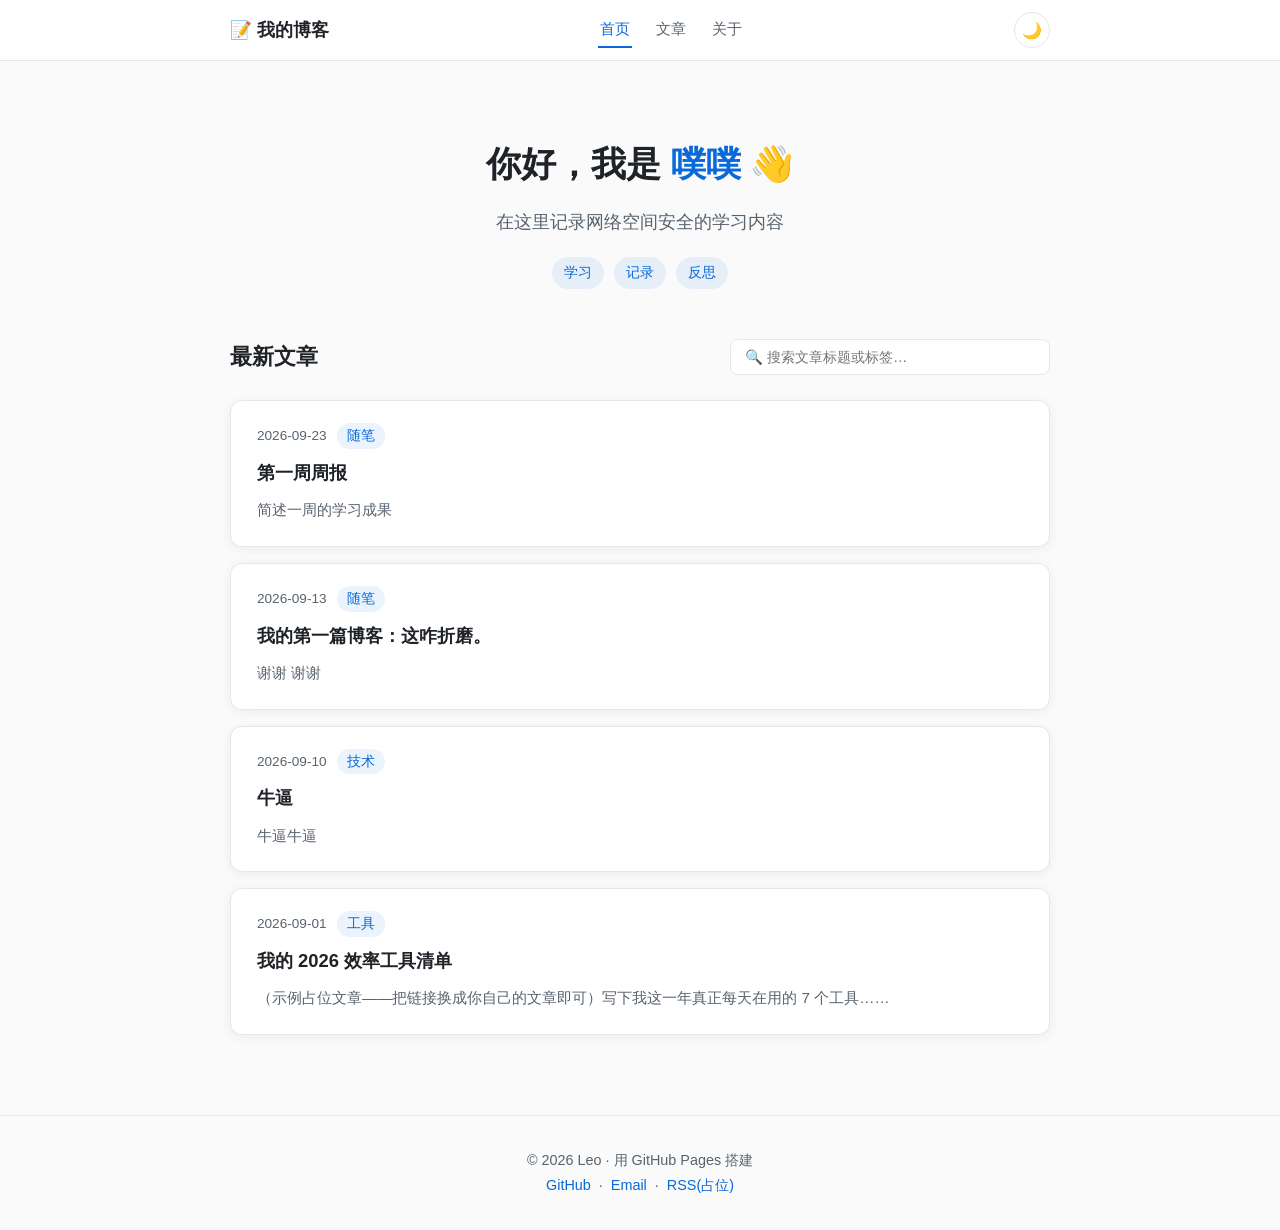
<file: index.html>
<!DOCTYPE html>
<html lang="zh-CN" data-theme="light">
<head>
  <meta charset="UTF-8" />
  <meta name="viewport" content="width=device-width, initial-scale=1.0" />
  <title>我的博客 · 记录与反思</title>
  <meta name="description" content="一个关于技术、生活与思考的个人博客" />
  <link rel="stylesheet" href="css/style.css" />
  <link rel="icon" href="data:image/svg+xml,<svg xmlns='http://www.w3.org/2000/svg' viewBox='0 0 100 100'><text y='.9em' font-size='90'>📝</text></svg>" />
</head>
<body>
  <!-- 顶部导航 -->
  <header class="site-header">
    <div class="container header-inner">
      <a href="index.html" class="logo">📝 我的博客</a>
      <nav class="nav">
        <a href="index.html" class="active">首页</a>
        <a href="posts/hello-world.html">文章</a>
        <a href="about.html">关于</a>
      </nav>
      <button id="theme-toggle" class="theme-toggle" aria-label="切换深色模式">🌙</button>
    </div>
  </header>

  <!-- Hero 区域 -->
  <section class="hero">
    <div class="container">
      <h1>你好，我是 <span class="accent">噗噗</span> 👋</h1>
      <p class="hero-sub">在这里记录网络空间安全的学习内容</p>
      <div class="hero-tags">
        <span class="tag">学习</span>
        <span class="tag">记录</span>
        <span class="tag">反思</span>
      </div>
    </div>
  </section>

  <!-- 文章列表 -->
  <main class="container main-content">
    <div class="section-head">
      <h2>最新文章</h2>
      <input id="search-input" type="search" placeholder="🔍 搜索文章标题或标签…" />
    </div>

    <div id="post-list" class="post-list">

     <article class="post-card" data-title="first_week" data-tags="随笔 博客">
        <a href="posts/first_week.html">
          <div class="post-meta"><time>2026-09-23</time><span class="tag-sm">随笔</span></div>
          <h3>第一周周报</h3>
          <p>简述一周的学习成果</p>
        </a>
      </article>
   
     <article class="post-card" data-title="我的第一篇博客：为什么开始写作" data-tags="随笔 博客">
        <a href="posts/hello-world.html">
          <div class="post-meta"><time>2026-09-13</time><span class="tag-sm">随笔</span></div>
          <h3>我的第一篇博客：这咋折磨。</h3>
          <p>谢谢 谢谢</p>
        </a>
      </article>
  
      <article class="post-card" data-title="Git 入门：程序员的第一课" data-tags="技术 Git">
        <a href="posts/git-basics.html">
          <div class="post-meta"><time>2026-09-10</time><span class="tag-sm">技术</span></div>
          <h3>牛逼</h3>
          <p>牛逼牛逼</p>
        </a>
      </article>

      <article class="post-card" data-title="我的 2026 效率工具清单" data-tags="工具 效率">
        <a href="#" class="placeholder">
          <div class="post-meta"><time>2026-09-01</time><span class="tag-sm">工具</span></div>
          <h3>我的 2026 效率工具清单</h3>
          <p>（示例占位文章——把链接换成你自己的文章即可）写下我这一年真正每天在用的 7 个工具……</p>
        </a>
      </article>

    </div>
    <p id="no-result" class="no-result" hidden>没有找到匹配的文章 🙈</p>
  </main>

  <footer class="site-footer">
    <div class="container">
      <p>© 2026 Leo · 用 <a href="https://pages.github.com" target="_blank" rel="noopener">GitHub Pages</a> 搭建</p>
      <p class="footer-links">
        <a href="https://github.com/你的用户名" target="_blank" rel="noopener">GitHub</a> ·
        <a href="mailto:you@example.com">Email</a> ·
        <a href="index.html">RSS(占位)</a>
      </p>
    </div>
  </footer>

  <script src="js/main.js"></script>
</body>
</html>
</file>
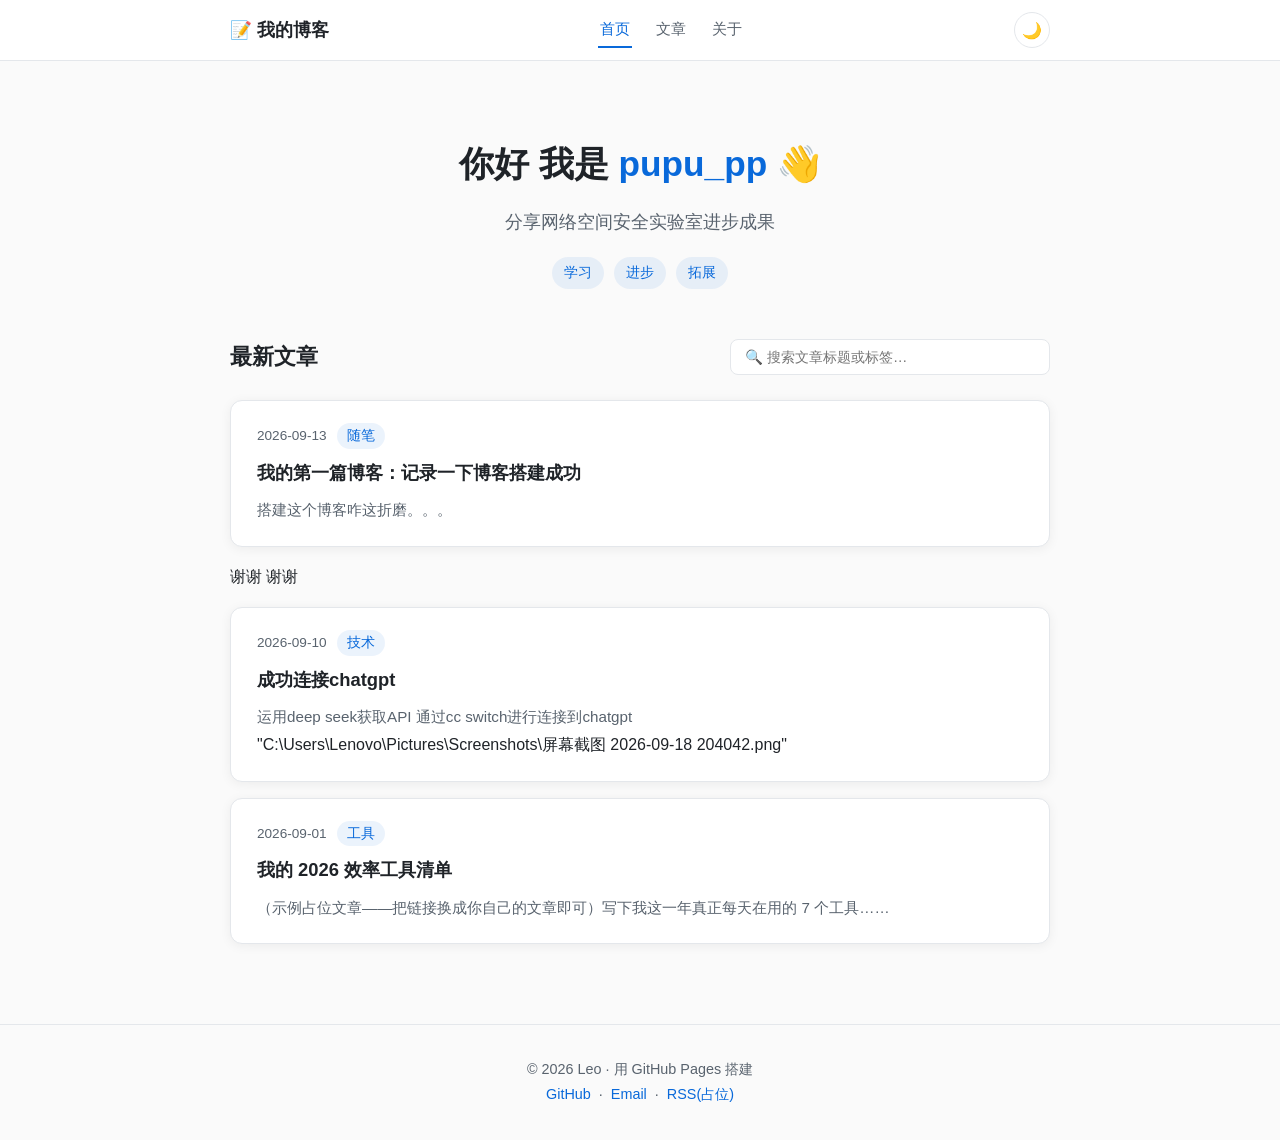
<file: my-blog/index.html>
<!DOCTYPE html>
<html lang="zh-CN" data-theme="light">
<head>
  <meta charset="UTF-8" />
  <meta name="viewport" content="width=device-width, initial-scale=1.0" />
  <title>我的博客</title>
  <meta name="description" content="一个关于技术、生活与思考的个人博客" />
  <link rel="stylesheet" href="css/style.css" />
  <link rel="icon" href="data:image/svg+xml,<svg xmlns='http://www.w3.org/2000/svg' viewBox='0 0 100 100'><text y='.9em' font-size='90'>📝</text></svg>" />
</head>
<body>
  <!-- 顶部导航 -->
  <header class="site-header">
    <div class="container header-inner">
      <a href="index.html" class="logo">📝 我的博客</a>
      <nav class="nav">
        <a href="index.html" class="active">首页</a>
        <a href="posts/hello-world.html">文章</a>
        <a href="about.html">关于</a>
      </nav>
      <button id="theme-toggle" class="theme-toggle" aria-label="切换深色模式">🌙</button>
    </div>
  </header>

  <!-- Hero 区域 -->
  <section class="hero">
    <div class="container">
      <h1>你好 我是 <span class="accent">pupu_pp</span> 👋</h1>
      <p class="hero-sub">分享网络空间安全实验室进步成果</p>
      <div class="hero-tags">
        <span class="tag">学习</span>
        <span class="tag">进步</span>
        <span class="tag">拓展</span>
      </div>
    </div>
  </section>

  <!-- 文章列表 -->
  <main class="container main-content">
    <div class="section-head">
      <h2>最新文章</h2>
      <input id="search-input" type="search" placeholder="🔍 搜索文章标题或标签…" />
    </div>

    <div id="post-list" class="post-list">

      <article class="post-card" data-title="我的第一篇博客：为什么开始写作" data-tags="随笔 博客">
        <a href="posts/hello-world.html">
          <div class="post-meta"><time>2026-09-13</time><span class="tag-sm">随笔</span></div>
          <h3>我的第一篇博客：记录一下博客搭建成功</h3>
          <p>搭建这个博客咋这折磨。。。</p>
        </a>
      </article>谢谢 谢谢

      <article class="post-card" data-title="Git 入门：程序员的第一课" data-tags="技术 Git">
        <a href="posts/git-basics.html">
          <div class="post-meta"><time>2026-09-10</time><span class="tag-sm">技术</span></div>
          <h3>成功连接chatgpt</h3>
          <p>运用deep seek获取API 通过cc switch进行连接到chatgpt</p></p>
        </a>"C:\Users\Lenovo\Pictures\Screenshots\屏幕截图 2026-09-18 204042.png"
      </article>

      <article class="post-card" data-title="我的 2026 效率工具清单" data-tags="工具 效率">
        <a href="#" class="placeholder">
          <div class="post-meta"><time>2026-09-01</time><span class="tag-sm">工具</span></div>
          <h3>我的 2026 效率工具清单</h3>
          <p>（示例占位文章——把链接换成你自己的文章即可）写下我这一年真正每天在用的 7 个工具……</p>
        </a>
      </article>

    </div>
    <p id="no-result" class="no-result" hidden>没有找到匹配的文章 🙈</p>
  </main>

  <footer class="site-footer">
    <div class="container">
      <p>© 2026 Leo · 用 <a href="https://pages.github.com" target="_blank" rel="noopener">GitHub Pages</a> 搭建</p>
      <p class="footer-links">
        <a href="https://github.com/你的用户名" target="_blank" rel="noopener">GitHub</a> ·
        <a href="mailto:you@example.com">Email</a> ·
        <a href="index.html">RSS(占位)</a>
      </p>
    </div>
  </footer>

  <script src="js/main.js"></script>
</body>
</html>
</file>
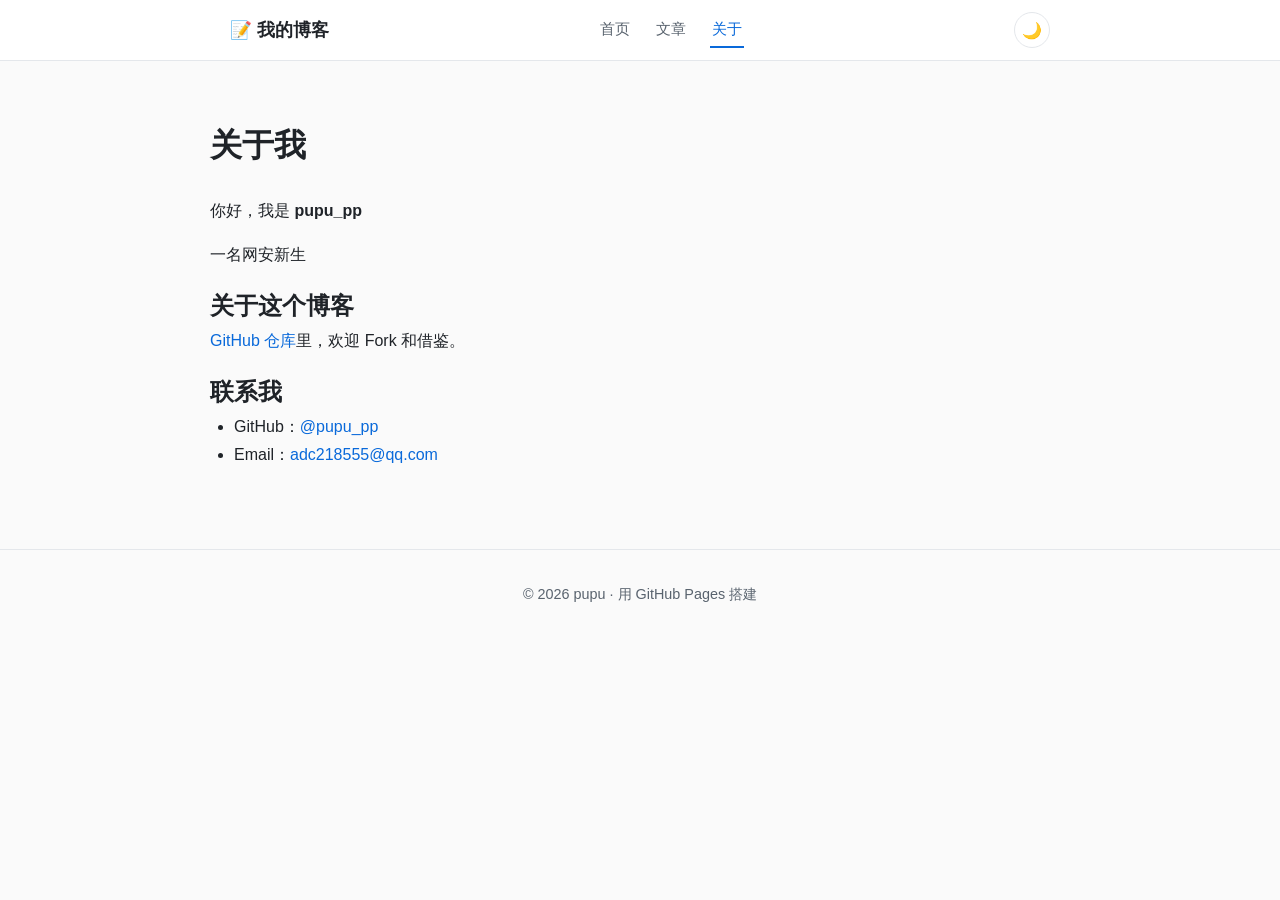
<file: about.html>
<!DOCTYPE html>
<html lang="zh-CN" data-theme="light">
<head>
  <meta charset="UTF-8" />
  <meta name="viewport" content="width=device-width, initial-scale=1.0" />
  <title>关于我 · 我的博客</title>
  <link rel="stylesheet" href="css/style.css" />
</head>
<body>
  <header class="site-header">
    <div class="container header-inner">
      <a href="index.html" class="logo">📝 我的博客</a>
      <nav class="nav">
        <a href="index.html">首页</a>
        <a href="posts/hello-world.html">文章</a>
        <a href="about.html" class="active">关于</a>
      </nav>
      <button id="theme-toggle" class="theme-toggle" aria-label="切换深色模式">🌙</button>
    </div>
  </header>

  <main class="container about-page">
    <h1>关于我</h1>
    <p>你好，我是 <strong>pupu_pp</strong></p>
    <p>一名网安新生 </p>

    <h2>关于这个博客</h2>
    <p> <a href="https://github.com/你的用户名/仓库名" target="_blank" rel="noopener" style="color: var(--accent)">GitHub 仓库</a>里，欢迎 Fork 和借鉴。</p>

    <h2>联系我</h2>
    <ul style="margin-left: 24px;">
      <li>GitHub：<a href="https://github.com/你的用户名" target="_blank" rel="noopener" style="color: var(--accent)">@pupu_pp</a></li>
      <li>Email：<a href="mailto:you@example.com" style="color: var(--accent)">adc218555@qq.com</a></li>
    </ul>
  </main>

  <footer class="site-footer">
    <div class="container">
      <p>© 2026 pupu · 用 <a href="https://pages.github.com" target="_blank" rel="noopener">GitHub Pages</a> 搭建</p>
    </div>
  </footer>

  <script src="js/main.js"></script>
</body>
</html>
</file>
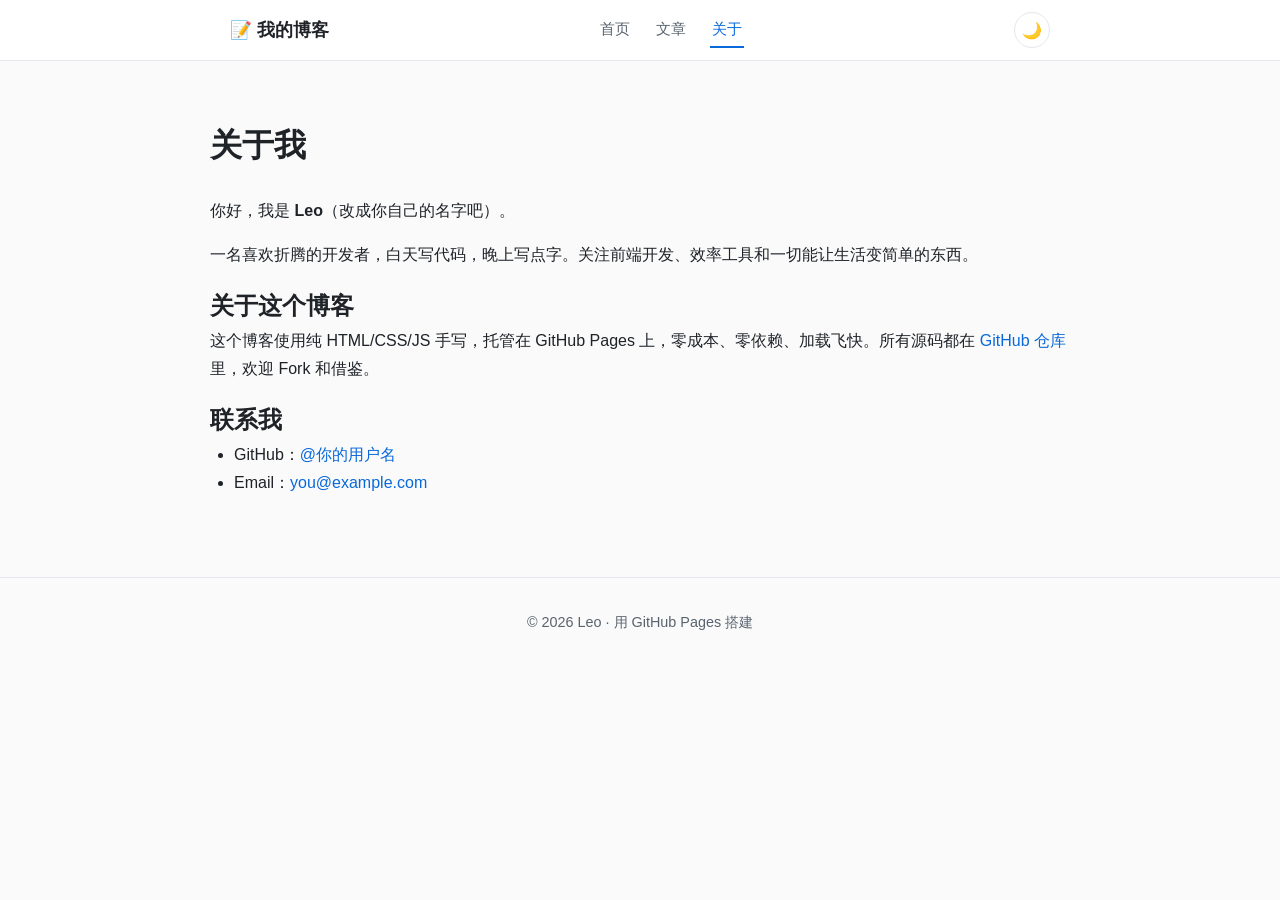
<file: my-blog/about.html>
<!DOCTYPE html>
<html lang="zh-CN" data-theme="light">
<head>
  <meta charset="UTF-8" />
  <meta name="viewport" content="width=device-width, initial-scale=1.0" />
  <title>关于我 · 我的博客</title>
  <link rel="stylesheet" href="css/style.css" />
</head>
<body>
  <header class="site-header">
    <div class="container header-inner">
      <a href="index.html" class="logo">📝 我的博客</a>
      <nav class="nav">
        <a href="index.html">首页</a>
        <a href="posts/hello-world.html">文章</a>
        <a href="about.html" class="active">关于</a>
      </nav>
      <button id="theme-toggle" class="theme-toggle" aria-label="切换深色模式">🌙</button>
    </div>
  </header>

  <main class="container about-page">
    <h1>关于我</h1>
    <p>你好，我是 <strong>Leo</strong>（改成你自己的名字吧）。</p>
    <p>一名喜欢折腾的开发者，白天写代码，晚上写点字。关注前端开发、效率工具和一切能让生活变简单的东西。</p>

    <h2>关于这个博客</h2>
    <p>这个博客使用纯 HTML/CSS/JS 手写，托管在 GitHub Pages 上，零成本、零依赖、加载飞快。所有源码都在 <a href="https://github.com/你的用户名/仓库名" target="_blank" rel="noopener" style="color: var(--accent)">GitHub 仓库</a>里，欢迎 Fork 和借鉴。</p>

    <h2>联系我</h2>
    <ul style="margin-left: 24px;">
      <li>GitHub：<a href="https://github.com/你的用户名" target="_blank" rel="noopener" style="color: var(--accent)">@你的用户名</a></li>
      <li>Email：<a href="mailto:you@example.com" style="color: var(--accent)">you@example.com</a></li>
    </ul>
  </main>

  <footer class="site-footer">
    <div class="container">
      <p>© 2026 Leo · 用 <a href="https://pages.github.com" target="_blank" rel="noopener">GitHub Pages</a> 搭建</p>
    </div>
  </footer>

  <script src="js/main.js"></script>
</body>
</html>
</file>
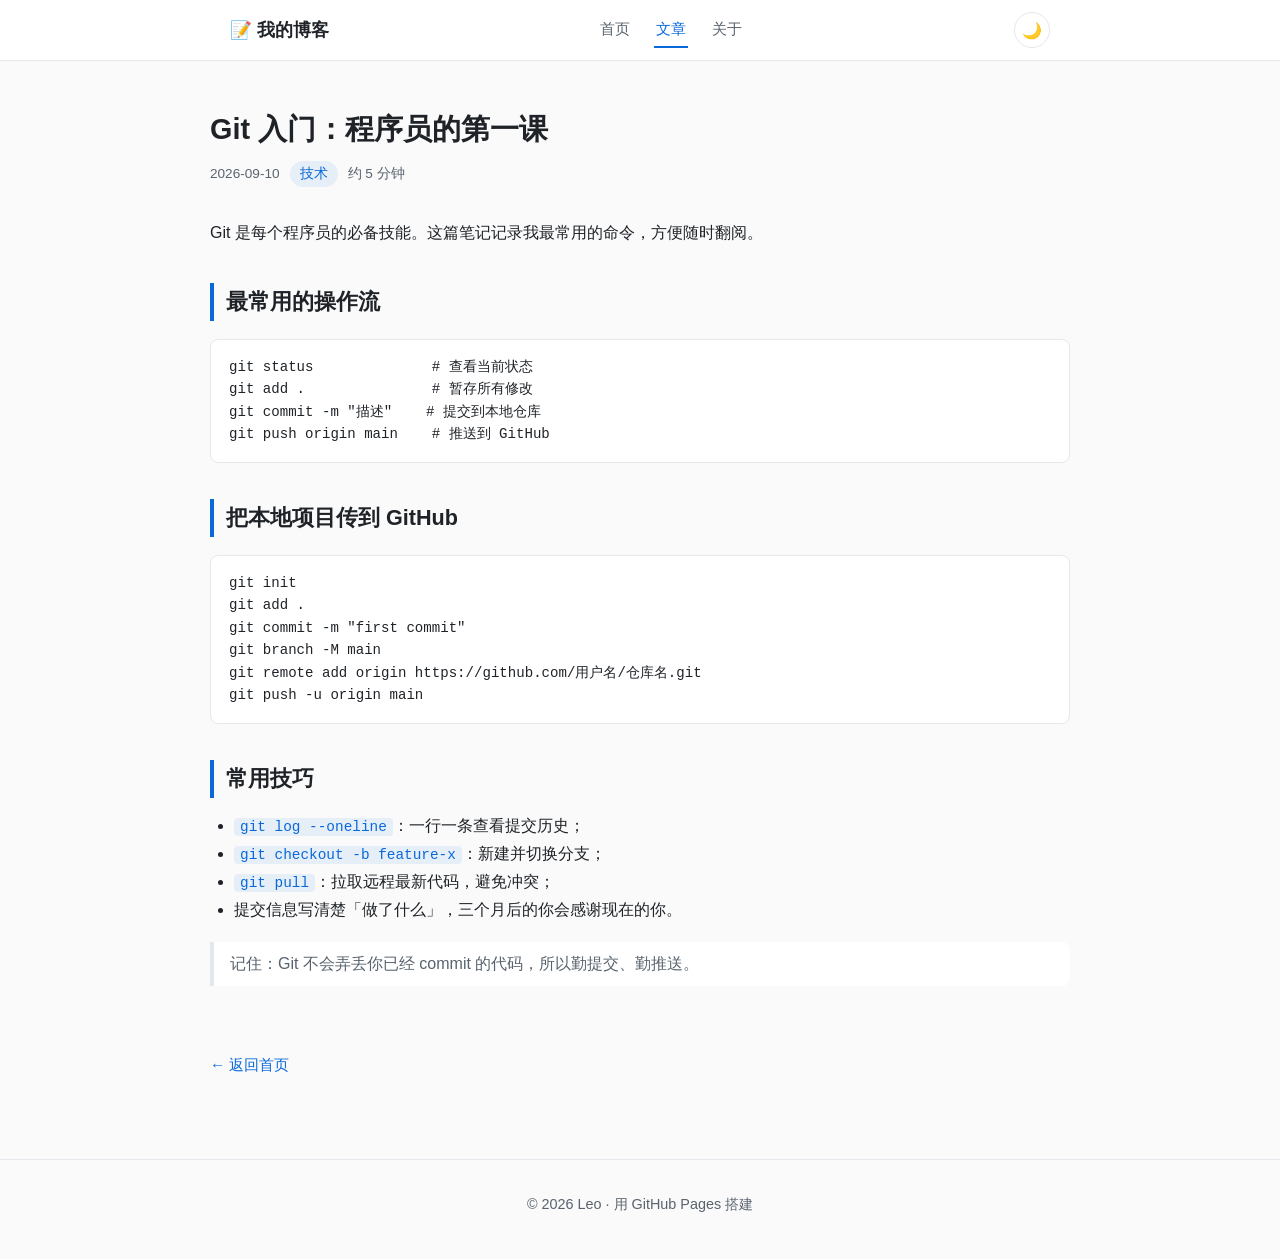
<file: posts/git-basics.html>
<!DOCTYPE html>
<html lang="zh-CN" data-theme="light">
<head>
  <meta charset="UTF-8" />
  <meta name="viewport" content="width=device-width, initial-scale=1.0" />
  <title>Git 入门：程序员的第一课 · 我的博客</title>
  <link rel="stylesheet" href="../css/style.css" />
</head>
<body>
  <header class="site-header">
    <div class="container header-inner">
      <a href="../index.html" class="logo">📝 我的博客</a>
      <nav class="nav">
        <a href="../index.html">首页</a>
        <a href="hello-world.html" class="active">文章</a>
        <a href="../about.html">关于</a>
      </nav>
      <button id="theme-toggle" class="theme-toggle" aria-label="切换深色模式">🌙</button>
    </div>
  </header>

  <main class="container article">
    <div class="article-header">
      <h1>Git 入门：程序员的第一课</h1>
      <div class="post-meta">
        <time>2026-09-10</time>
        <span class="tag-sm">技术</span>
        <span>约 5 分钟</span>
      </div>
    </div>

    <div class="article-body">
      <p>Git 是每个程序员的必备技能。这篇笔记记录我最常用的命令，方便随时翻阅。</p>

      <h2>最常用的操作流</h2>
      <pre><code>git status              # 查看当前状态
git add .               # 暂存所有修改
git commit -m "描述"    # 提交到本地仓库
git push origin main    # 推送到 GitHub</code></pre>

      <h2>把本地项目传到 GitHub</h2>
      <pre><code>git init
git add .
git commit -m "first commit"
git branch -M main
git remote add origin https://github.com/用户名/仓库名.git
git push -u origin main</code></pre>

      <h2>常用技巧</h2>
      <ul>
        <li><code>git log --oneline</code>：一行一条查看提交历史；</li>
        <li><code>git checkout -b feature-x</code>：新建并切换分支；</li>
        <li><code>git pull</code>：拉取远程最新代码，避免冲突；</li>
        <li>提交信息写清楚「做了什么」，三个月后的你会感谢现在的你。</li>
      </ul>

      <blockquote>记住：Git 不会弄丢你已经 commit 的代码，所以勤提交、勤推送。</blockquote>
    </div>

    <a href="../index.html" class="back-link">← 返回首页</a>
  </main>

  <footer class="site-footer">
    <div class="container">
      <p>© 2026 Leo · 用 <a href="https://pages.github.com" target="_blank" rel="noopener">GitHub Pages</a> 搭建</p>
    </div>
  </footer>

  <script src="../js/main.js"></script>
</body>
</html>
</file>
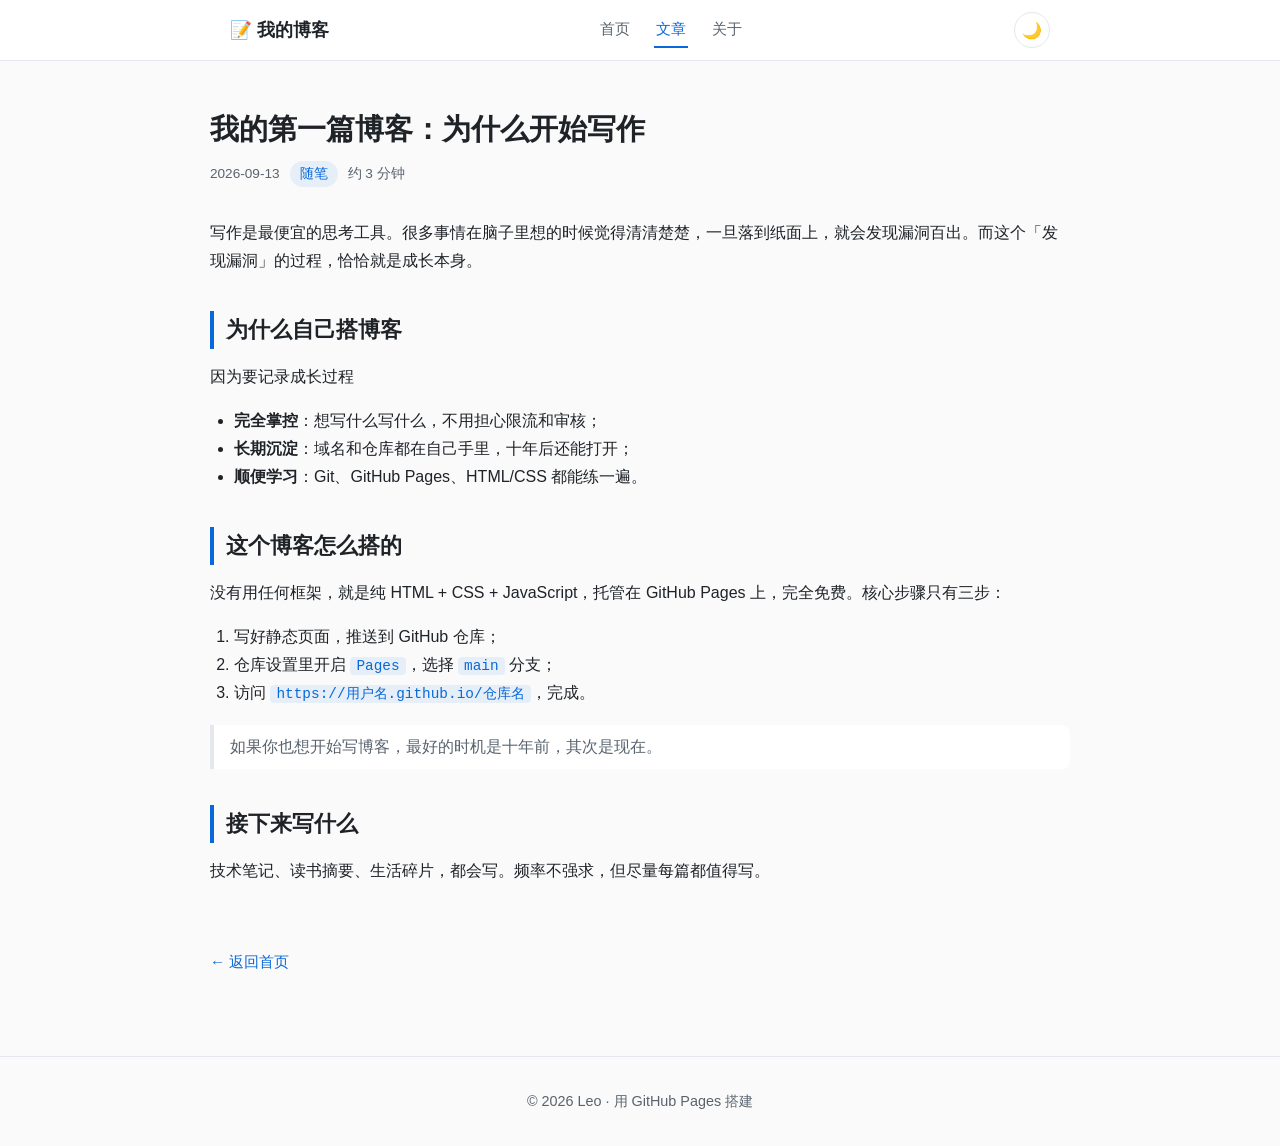
<file: posts/hello-world.html>
<!DOCTYPE html>
<html lang="zh-CN" data-theme="light">
<head>
  <meta charset="UTF-8" />
  <meta name="viewport" content="width=device-width, initial-scale=1.0" />
  <title>我的第一篇博客：为什么开始写作 · 我的博客</title>
  <link rel="stylesheet" href="../css/style.css" />
</head>
<body>
  <header class="site-header">
    <div class="container header-inner">
      <a href="../index.html" class="logo">📝 我的博客</a>
      <nav class="nav">
        <a href="../index.html">首页</a>
        <a href="hello-world.html" class="active">文章</a>
        <a href="../about.html">关于</a>
      </nav>
      <button id="theme-toggle" class="theme-toggle" aria-label="切换深色模式">🌙</button>
    </div>
  </header>

  <main class="container article">
    <div class="article-header">
      <h1>我的第一篇博客：为什么开始写作</h1>
      <div class="post-meta">
        <time>2026-09-13</time>
        <span class="tag-sm">随笔</span>
        <span>约 3 分钟</span>
      </div>
    </div>

    <div class="article-body">
      <p>写作是最便宜的思考工具。很多事情在脑子里想的时候觉得清清楚楚，一旦落到纸面上，就会发现漏洞百出。而这个「发现漏洞」的过程，恰恰就是成长本身。</p>

      <h2>为什么自己搭博客</h2>
      <p>因为要记录成长过程</p>
      <ul>
        <li><strong>完全掌控</strong>：想写什么写什么，不用担心限流和审核；</li>
        <li><strong>长期沉淀</strong>：域名和仓库都在自己手里，十年后还能打开；</li>
        <li><strong>顺便学习</strong>：Git、GitHub Pages、HTML/CSS 都能练一遍。</li>
      </ul>

      <h2>这个博客怎么搭的</h2>
      <p>没有用任何框架，就是纯 HTML + CSS + JavaScript，托管在 GitHub Pages 上，完全免费。核心步骤只有三步：</p>
      <ol>
        <li>写好静态页面，推送到 GitHub 仓库；</li>
        <li>仓库设置里开启 <code>Pages</code>，选择 <code>main</code> 分支；</li>
        <li>访问 <code>https://用户名.github.io/仓库名</code>，完成。</li>
      </ol>

      <blockquote>如果你也想开始写博客，最好的时机是十年前，其次是现在。</blockquote>

      <h2>接下来写什么</h2>
      <p>技术笔记、读书摘要、生活碎片，都会写。频率不强求，但尽量每篇都值得写。</p>
    </div>

    <a href="../index.html" class="back-link">← 返回首页</a>
  </main>

  <footer class="site-footer">
    <div class="container">
      <p>© 2026 Leo · 用 <a href="https://pages.github.com" target="_blank" rel="noopener">GitHub Pages</a> 搭建</p>
    </div>
  </footer>

  <script src="../js/main.js"></script>
</body>
</html>
</file>
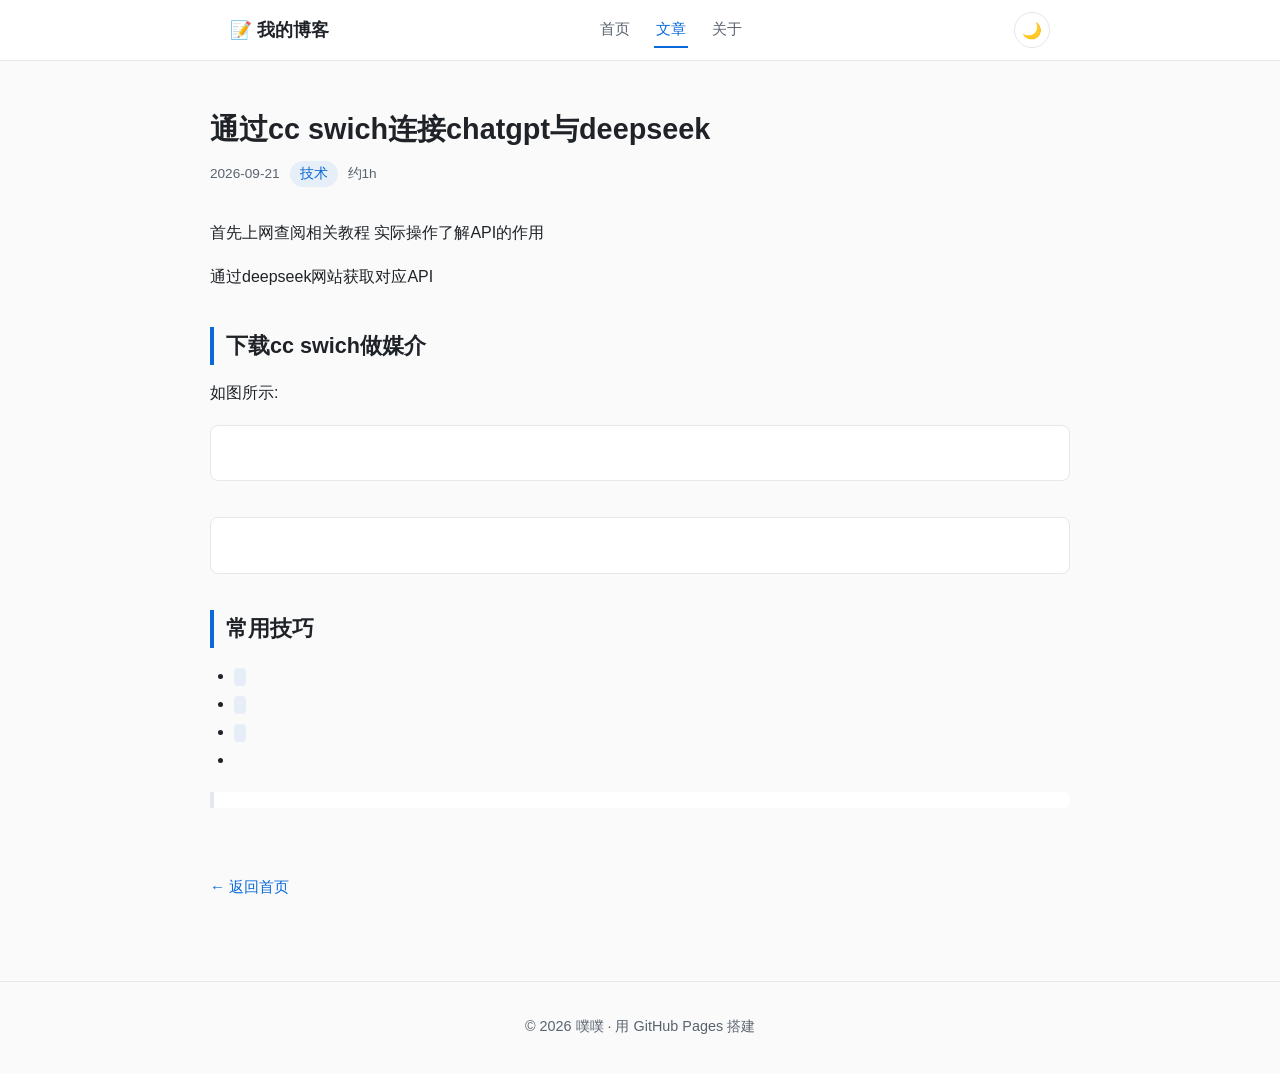
<file: my-blog/posts/git-basics.html>
<!DOCTYPE html>
<html lang="zh-CN" data-theme="light">
<head>
  <meta charset="UTF-8" />
  <meta name="viewport" content="width=device-width, initial-scale=1.0" />
  <title>关于chatgpt与稳定的token来源</title>
  <link rel="stylesheet" href="../css/style.css" />
</head>
<body>
  <header class="site-header">
    <div class="container header-inner">
      <a href="../index.html" class="logo">📝 我的博客</a>
      <nav class="nav">
        <a href="../index.html">首页</a>
        <a href="hello-world.html" class="active">文章</a>
        <a href="../about.html">关于</a>
      </nav>
      <button id="theme-toggle" class="theme-toggle" aria-label="切换深色模式">🌙</button>
    </div>
  </header>

  <main class="container article">
    <div class="article-header">
      <h1>通过cc swich连接chatgpt与deepseek</h1>
      <div class="post-meta">
        <time>2026-09-21</time>
        <span class="tag-sm">技术</span>
        <span>约1h</span>
      </div>
    </div>

    <div class="article-body">
      <p>首先上网查阅相关教程 实际操作了解API的作用</p>
         通过deepseek网站获取对应API
      <h2>下载cc swich做媒介</h2>
      <p>如图所示:
      <image C:\Users\Lenovo\Pictures\Screenshots></p>
      <pre><code> </code></pre>

      <h2> </h2>
      <pre><code> </code></code></pre>

      <h2>常用技巧</h2>
      <ul>
        <li><code> </code> </li>
        <li><code> </code> </li>
        <li><code> </code> </li>
        <li> </li>
      </ul>

      <blockquote> </blockquote>
    </div>

    <a href="../index.html" class="back-link">← 返回首页</a>
  </main>

  <footer class="site-footer">
    <div class="container">
      <p>© 2026 噗噗 · 用 <a href="https://pages.github.com" target="_blank" rel="noopener">GitHub Pages</a> 搭建</p>
    </div>
  </footer>

  <script src="../js/main.js"></script>
</body>
</html>
</file>
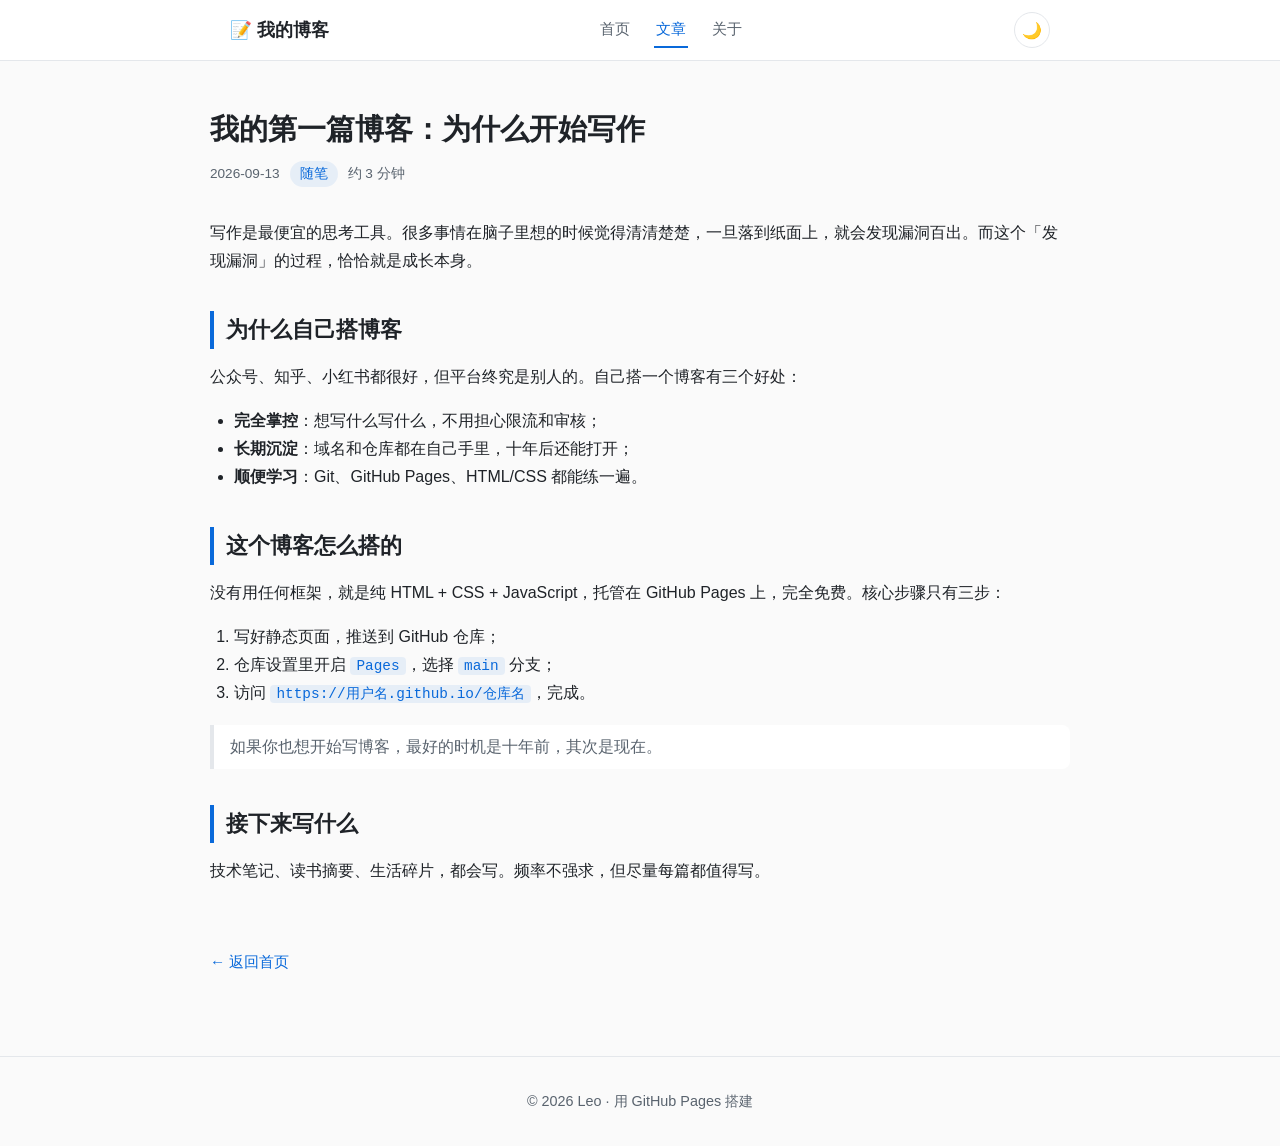
<file: my-blog/posts/hello-world.html>
<!DOCTYPE html>
<html lang="zh-CN" data-theme="light">
<head>
  <meta charset="UTF-8" />
  <meta name="viewport" content="width=device-width, initial-scale=1.0" />
  <title>我的第一篇博客：为什么开始写作 · 我的博客</title>
  <link rel="stylesheet" href="../css/style.css" />
</head>
<body>
  <header class="site-header">
    <div class="container header-inner">
      <a href="../index.html" class="logo">📝 我的博客</a>
      <nav class="nav">
        <a href="../index.html">首页</a>
        <a href="hello-world.html" class="active">文章</a>
        <a href="../about.html">关于</a>
      </nav>
      <button id="theme-toggle" class="theme-toggle" aria-label="切换深色模式">🌙</button>
    </div>
  </header>

  <main class="container article">
    <div class="article-header">
      <h1>我的第一篇博客：为什么开始写作</h1>
      <div class="post-meta">
        <time>2026-09-13</time>
        <span class="tag-sm">随笔</span>
        <span>约 3 分钟</span>
      </div>
    </div>

    <div class="article-body">
      <p>写作是最便宜的思考工具。很多事情在脑子里想的时候觉得清清楚楚，一旦落到纸面上，就会发现漏洞百出。而这个「发现漏洞」的过程，恰恰就是成长本身。</p>

      <h2>为什么自己搭博客</h2>
      <p>公众号、知乎、小红书都很好，但平台终究是别人的。自己搭一个博客有三个好处：</p>
      <ul>
        <li><strong>完全掌控</strong>：想写什么写什么，不用担心限流和审核；</li>
        <li><strong>长期沉淀</strong>：域名和仓库都在自己手里，十年后还能打开；</li>
        <li><strong>顺便学习</strong>：Git、GitHub Pages、HTML/CSS 都能练一遍。</li>
      </ul>

      <h2>这个博客怎么搭的</h2>
      <p>没有用任何框架，就是纯 HTML + CSS + JavaScript，托管在 GitHub Pages 上，完全免费。核心步骤只有三步：</p>
      <ol>
        <li>写好静态页面，推送到 GitHub 仓库；</li>
        <li>仓库设置里开启 <code>Pages</code>，选择 <code>main</code> 分支；</li>
        <li>访问 <code>https://用户名.github.io/仓库名</code>，完成。</li>
      </ol>

      <blockquote>如果你也想开始写博客，最好的时机是十年前，其次是现在。</blockquote>

      <h2>接下来写什么</h2>
      <p>技术笔记、读书摘要、生活碎片，都会写。频率不强求，但尽量每篇都值得写。</p>
    </div>

    <a href="../index.html" class="back-link">← 返回首页</a>
  </main>

  <footer class="site-footer">
    <div class="container">
      <p>© 2026 Leo · 用 <a href="https://pages.github.com" target="_blank" rel="noopener">GitHub Pages</a> 搭建</p>
    </div>
  </footer>

  <script src="../js/main.js"></script>
</body>
</html>
</file>
<file: css/style.css>
/* ========== 基础变量（跟随深浅色模式） ========== */
:root {
  --bg: #fafafa;
  --bg-card: #ffffff;
  --text: #1f2328;
  --text-sub: #59636e;
  --border: #e4e7eb;
  --accent: #0969da;
  --accent-soft: rgba(9, 105, 218, 0.08);
  --shadow: 0 2px 12px rgba(0, 0, 0, 0.06);
  --radius: 12px;
}

[data-theme="dark"] {
  --bg: #0d1117;
  --bg-card: #161b22;
  --text: #e6edf3;
  --text-sub: #8b949e;
  --border: #30363d;
  --accent: #58a6ff;
  --accent-soft: rgba(88, 166, 255, 0.12);
  --shadow: 0 2px 12px rgba(0, 0, 0, 0.4);
}

/* ========== 全局 ========== */
* { margin: 0; padding: 0; box-sizing: border-box; }

html { scroll-behavior: smooth; }

body {
  font-family: -apple-system, BlinkMacSystemFont, "Segoe UI", "PingFang SC",
    "Hiragino Sans GB", "Microsoft YaHei", sans-serif;
  background: var(--bg);
  color: var(--text);
  line-height: 1.75;
  transition: background 0.3s, color 0.3s;
}

a { color: inherit; text-decoration: none; }
img { max-width: 100%; }

.container {
  max-width: 860px;
  margin: 0 auto;
  padding: 0 20px;
}

/* ========== 顶部导航 ========== */
.site-header {
  position: sticky;
  top: 0;
  z-index: 100;
  background: var(--bg-card);
  border-bottom: 1px solid var(--border);
  backdrop-filter: blur(8px);
}

.header-inner {
  display: flex;
  align-items: center;
  justify-content: space-between;
  height: 60px;
}

.logo { font-weight: 700; font-size: 1.1rem; }

.nav { display: flex; gap: 22px; }

.nav a {
  color: var(--text-sub);
  font-size: 0.95rem;
  padding: 4px 2px;
  border-bottom: 2px solid transparent;
  transition: color 0.2s;
}

.nav a:hover, .nav a.active { color: var(--accent); border-bottom-color: var(--accent); }

.theme-toggle {
  background: none;
  border: 1px solid var(--border);
  border-radius: 50%;
  width: 36px;
  height: 36px;
  font-size: 1rem;
  cursor: pointer;
  transition: transform 0.2s;
}
.theme-toggle:hover { transform: rotate(20deg) scale(1.1); }

/* ========== Hero ========== */
.hero {
  padding: 72px 0 48px;
  text-align: center;
}

.hero h1 { font-size: 2.2rem; margin-bottom: 12px; }
.accent { color: var(--accent); }
.hero-sub { color: var(--text-sub); font-size: 1.1rem; margin-bottom: 20px; }

.hero-tags { display: flex; gap: 10px; justify-content: center; flex-wrap: wrap; }

.tag {
  font-size: 0.85rem;
  color: var(--accent);
  background: var(--accent-soft);
  padding: 4px 12px;
  border-radius: 999px;
}

/* ========== 文章列表 ========== */
.main-content { padding-bottom: 80px; }

.section-head {
  display: flex;
  align-items: center;
  justify-content: space-between;
  gap: 16px;
  flex-wrap: wrap;
  margin-bottom: 24px;
}

.section-head h2 { font-size: 1.4rem; }

#search-input {
  flex: 1;
  min-width: 220px;
  max-width: 320px;
  padding: 9px 14px;
  border: 1px solid var(--border);
  border-radius: 8px;
  background: var(--bg-card);
  color: var(--text);
  font-size: 0.9rem;
  outline: none;
}
#search-input:focus { border-color: var(--accent); }

.post-list { display: flex; flex-direction: column; gap: 16px; }

.post-card {
  background: var(--bg-card);
  border: 1px solid var(--border);
  border-radius: var(--radius);
  padding: 22px 26px;
  box-shadow: var(--shadow);
  transition: transform 0.2s, border-color 0.2s;
}

.post-card:hover { transform: translateY(-3px); border-color: var(--accent); }

.post-meta {
  display: flex;
  align-items: center;
  gap: 10px;
  color: var(--text-sub);
  font-size: 0.85rem;
  margin-bottom: 8px;
}

.tag-sm {
  background: var(--accent-soft);
  color: var(--accent);
  padding: 1px 10px;
  border-radius: 999px;
}

.post-card h3 { font-size: 1.15rem; margin-bottom: 8px; }
.post-card p { color: var(--text-sub); font-size: 0.95rem; }

.no-result { text-align: center; color: var(--text-sub); padding: 40px 0; }

/* ========== 文章页 ========== */
.article { padding: 48px 0 80px; }

.article-header { margin-bottom: 32px; }
.article-header h1 { font-size: 1.8rem; margin-bottom: 12px; line-height: 1.4; }

.article-body h2 {
  font-size: 1.35rem;
  margin: 36px 0 14px;
  padding-left: 12px;
  border-left: 4px solid var(--accent);
}

.article-body h3 { font-size: 1.1rem; margin: 24px 0 10px; }

.article-body p { margin-bottom: 16px; }

.article-body pre {
  background: var(--bg-card);
  border: 1px solid var(--border);
  border-radius: 8px;
  padding: 16px 18px;
  overflow-x: auto;
  margin: 18px 0;
  font-size: 0.88rem;
  line-height: 1.6;
}

.article-body code {
  font-family: "Cascadia Code", Consolas, "Courier New", monospace;
}

.article-body p code, .article-body li code {
  background: var(--accent-soft);
  color: var(--accent);
  padding: 1px 6px;
  border-radius: 4px;
  font-size: 0.9em;
}

.article-body ul, .article-body ol { margin: 0 0 16px 24px; }
.article-body blockquote {
  border-left: 4px solid var(--border);
  padding: 8px 16px;
  margin: 18px 0;
  color: var(--text-sub);
  background: var(--bg-card);
  border-radius: 0 8px 8px 0;
}

.back-link {
  display: inline-block;
  margin-top: 48px;
  color: var(--accent);
  font-size: 0.95rem;
}
.back-link:hover { text-decoration: underline; }

/* ========== 关于页 ========== */
.about-page { padding: 56px 0 80px; }
.about-page h1 { margin-bottom: 24px; }
.about-page p { margin-bottom: 16px; color: var(--text); }

/* ========== 页脚 ========== */
.site-footer {
  border-top: 1px solid var(--border);
  padding: 32px 0;
  text-align: center;
  color: var(--text-sub);
  font-size: 0.9rem;
}
.footer-links a { color: var(--accent); margin: 0 4px; }
.footer-links a:hover { text-decoration: underline; }

/* ========== 移动端适配 ========== */
@media (max-width: 640px) {
  .hero { padding: 48px 0 36px; }
  .hero h1 { font-size: 1.7rem; }
  .section-head { flex-direction: column; align-items: stretch; }
  #search-input { max-width: none; }
  .post-card { padding: 18px 20px; }
}
</file>
<file: my-blog/css/style.css>
/* ========== 基础变量（跟随深浅色模式） ========== */
:root {
  --bg: #fafafa;
  --bg-card: #ffffff;
  --text: #1f2328;
  --text-sub: #59636e;
  --border: #e4e7eb;
  --accent: #0969da;
  --accent-soft: rgba(9, 105, 218, 0.08);
  --shadow: 0 2px 12px rgba(0, 0, 0, 0.06);
  --radius: 12px;
}

[data-theme="dark"] {
  --bg: #0d1117;
  --bg-card: #161b22;
  --text: #e6edf3;
  --text-sub: #8b949e;
  --border: #30363d;
  --accent: #58a6ff;
  --accent-soft: rgba(88, 166, 255, 0.12);
  --shadow: 0 2px 12px rgba(0, 0, 0, 0.4);
}

/* ========== 全局 ========== */
* { margin: 0; padding: 0; box-sizing: border-box; }

html { scroll-behavior: smooth; }

body {
  font-family: -apple-system, BlinkMacSystemFont, "Segoe UI", "PingFang SC",
    "Hiragino Sans GB", "Microsoft YaHei", sans-serif;
  background: var(--bg);
  color: var(--text);
  line-height: 1.75;
  transition: background 0.3s, color 0.3s;
}

a { color: inherit; text-decoration: none; }
img { max-width: 100%; }

.container {
  max-width: 860px;
  margin: 0 auto;
  padding: 0 20px;
}

/* ========== 顶部导航 ========== */
.site-header {
  position: sticky;
  top: 0;
  z-index: 100;
  background: var(--bg-card);
  border-bottom: 1px solid var(--border);
  backdrop-filter: blur(8px);
}

.header-inner {
  display: flex;
  align-items: center;
  justify-content: space-between;
  height: 60px;
}

.logo { font-weight: 700; font-size: 1.1rem; }

.nav { display: flex; gap: 22px; }

.nav a {
  color: var(--text-sub);
  font-size: 0.95rem;
  padding: 4px 2px;
  border-bottom: 2px solid transparent;
  transition: color 0.2s;
}

.nav a:hover, .nav a.active { color: var(--accent); border-bottom-color: var(--accent); }

.theme-toggle {
  background: none;
  border: 1px solid var(--border);
  border-radius: 50%;
  width: 36px;
  height: 36px;
  font-size: 1rem;
  cursor: pointer;
  transition: transform 0.2s;
}
.theme-toggle:hover { transform: rotate(20deg) scale(1.1); }

/* ========== Hero ========== */
.hero {
  padding: 72px 0 48px;
  text-align: center;
}

.hero h1 { font-size: 2.2rem; margin-bottom: 12px; }
.accent { color: var(--accent); }
.hero-sub { color: var(--text-sub); font-size: 1.1rem; margin-bottom: 20px; }

.hero-tags { display: flex; gap: 10px; justify-content: center; flex-wrap: wrap; }

.tag {
  font-size: 0.85rem;
  color: var(--accent);
  background: var(--accent-soft);
  padding: 4px 12px;
  border-radius: 999px;
}

/* ========== 文章列表 ========== */
.main-content { padding-bottom: 80px; }

.section-head {
  display: flex;
  align-items: center;
  justify-content: space-between;
  gap: 16px;
  flex-wrap: wrap;
  margin-bottom: 24px;
}

.section-head h2 { font-size: 1.4rem; }

#search-input {
  flex: 1;
  min-width: 220px;
  max-width: 320px;
  padding: 9px 14px;
  border: 1px solid var(--border);
  border-radius: 8px;
  background: var(--bg-card);
  color: var(--text);
  font-size: 0.9rem;
  outline: none;
}
#search-input:focus { border-color: var(--accent); }

.post-list { display: flex; flex-direction: column; gap: 16px; }

.post-card {
  background: var(--bg-card);
  border: 1px solid var(--border);
  border-radius: var(--radius);
  padding: 22px 26px;
  box-shadow: var(--shadow);
  transition: transform 0.2s, border-color 0.2s;
}

.post-card:hover { transform: translateY(-3px); border-color: var(--accent); }

.post-meta {
  display: flex;
  align-items: center;
  gap: 10px;
  color: var(--text-sub);
  font-size: 0.85rem;
  margin-bottom: 8px;
}

.tag-sm {
  background: var(--accent-soft);
  color: var(--accent);
  padding: 1px 10px;
  border-radius: 999px;
}

.post-card h3 { font-size: 1.15rem; margin-bottom: 8px; }
.post-card p { color: var(--text-sub); font-size: 0.95rem; }

.no-result { text-align: center; color: var(--text-sub); padding: 40px 0; }

/* ========== 文章页 ========== */
.article { padding: 48px 0 80px; }

.article-header { margin-bottom: 32px; }
.article-header h1 { font-size: 1.8rem; margin-bottom: 12px; line-height: 1.4; }

.article-body h2 {
  font-size: 1.35rem;
  margin: 36px 0 14px;
  padding-left: 12px;
  border-left: 4px solid var(--accent);
}

.article-body h3 { font-size: 1.1rem; margin: 24px 0 10px; }

.article-body p { margin-bottom: 16px; }

.article-body pre {
  background: var(--bg-card);
  border: 1px solid var(--border);
  border-radius: 8px;
  padding: 16px 18px;
  overflow-x: auto;
  margin: 18px 0;
  font-size: 0.88rem;
  line-height: 1.6;
}

.article-body code {
  font-family: "Cascadia Code", Consolas, "Courier New", monospace;
}

.article-body p code, .article-body li code {
  background: var(--accent-soft);
  color: var(--accent);
  padding: 1px 6px;
  border-radius: 4px;
  font-size: 0.9em;
}

.article-body ul, .article-body ol { margin: 0 0 16px 24px; }
.article-body blockquote {
  border-left: 4px solid var(--border);
  padding: 8px 16px;
  margin: 18px 0;
  color: var(--text-sub);
  background: var(--bg-card);
  border-radius: 0 8px 8px 0;
}

.back-link {
  display: inline-block;
  margin-top: 48px;
  color: var(--accent);
  font-size: 0.95rem;
}
.back-link:hover { text-decoration: underline; }

/* ========== 关于页 ========== */
.about-page { padding: 56px 0 80px; }
.about-page h1 { margin-bottom: 24px; }
.about-page p { margin-bottom: 16px; color: var(--text); }

/* ========== 页脚 ========== */
.site-footer {
  border-top: 1px solid var(--border);
  padding: 32px 0;
  text-align: center;
  color: var(--text-sub);
  font-size: 0.9rem;
}
.footer-links a { color: var(--accent); margin: 0 4px; }
.footer-links a:hover { text-decoration: underline; }

/* ========== 移动端适配 ========== */
@media (max-width: 640px) {
  .hero { padding: 48px 0 36px; }
  .hero h1 { font-size: 1.7rem; }
  .section-head { flex-direction: column; align-items: stretch; }
  #search-input { max-width: none; }
  .post-card { padding: 18px 20px; }
}
</file>
